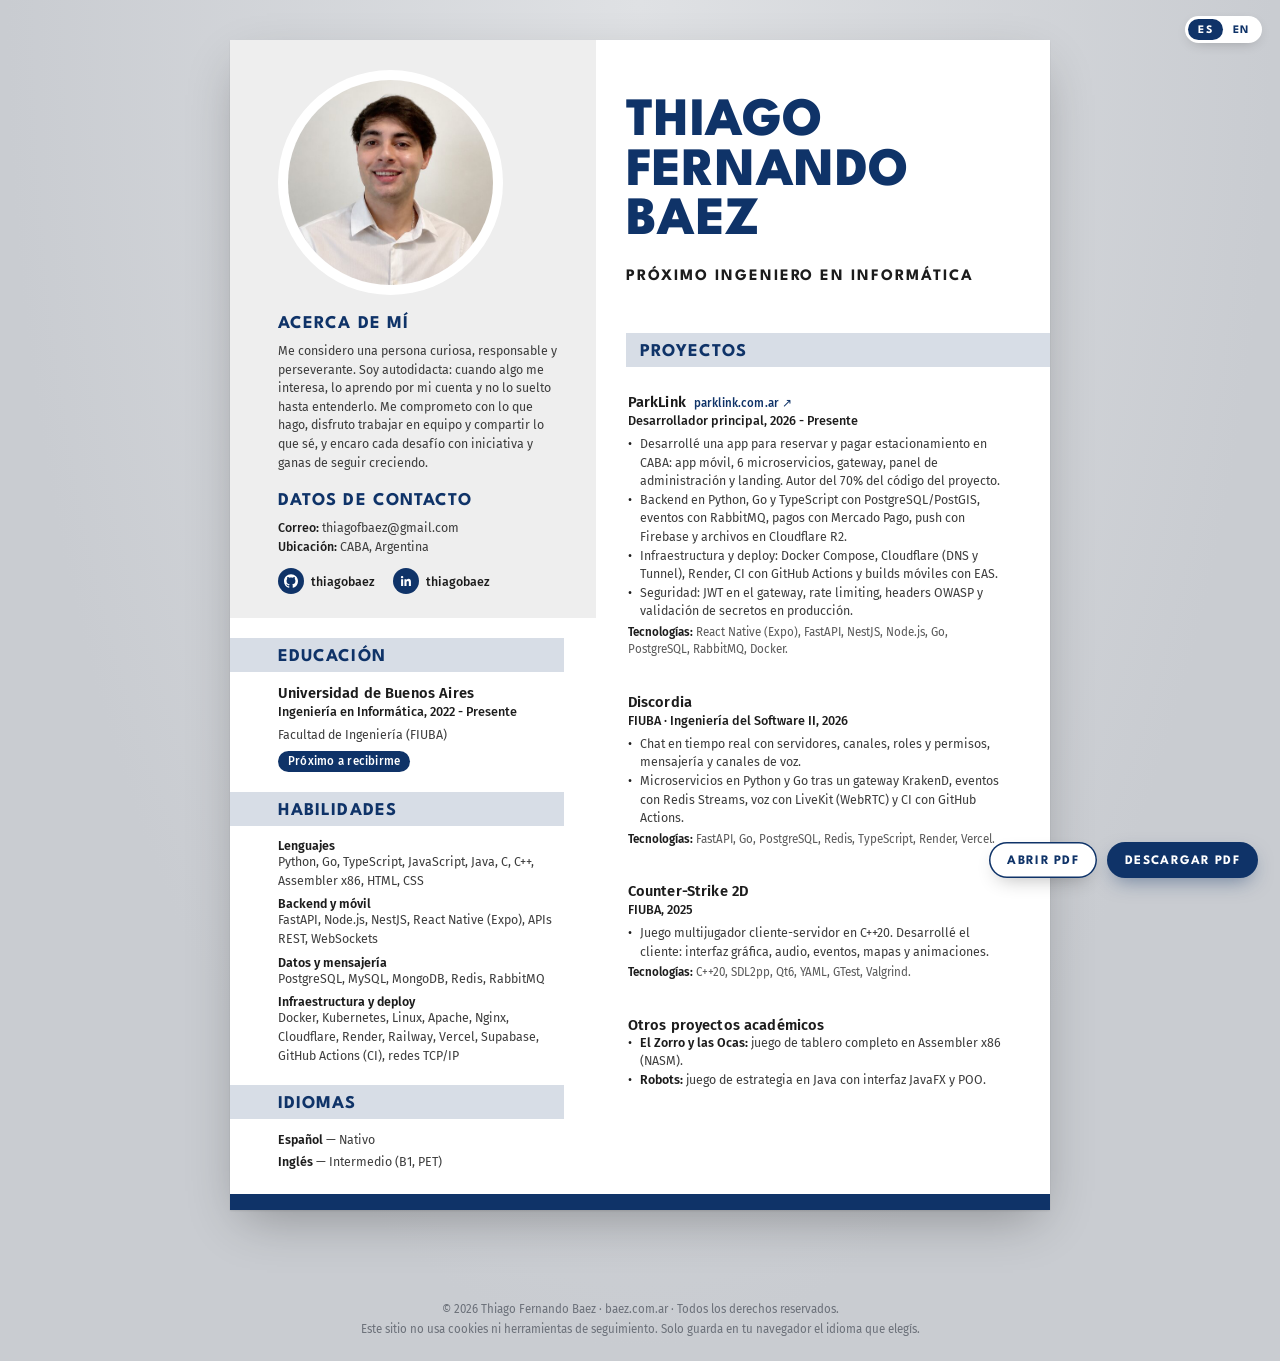
<file: index.html>
<!DOCTYPE html>
<html lang="es">
<head>
<meta charset="UTF-8">
<meta name="viewport" content="width=device-width, initial-scale=1.0">
<title>Thiago Fernando Baez — Currículum</title>
<meta name="description" content="Currículum de Thiago Fernando Baez, estudiante de Ingeniería en Informática en FIUBA.">
<link rel="icon" href="favicon.svg" type="image/svg+xml">
<link rel="icon" href="favicon-32.png" type="image/png" sizes="32x32">
<link rel="icon" href="favicon.ico" sizes="any">
<link rel="apple-touch-icon" href="apple-touch-icon.png">
<meta name="theme-color" content="#0f3368">
<link rel="preconnect" href="https://fonts.googleapis.com">
<link rel="preconnect" href="https://fonts.gstatic.com" crossorigin>
<link href="https://fonts.googleapis.com/css2?family=League+Spartan:wght@600;700;800&family=Fira+Sans:wght@400;500;600&display=swap" rel="stylesheet">
<link rel="stylesheet" href="styles.css">
</head>
<body>

<main class="sheet">


	<div class="left">
		<section class="side">
			<div class="photo"><img src="foto.jpg" alt="Thiago Fernando Baez" width="480" height="480"></div>

			<h2 class="r" style="animation-delay:.54s" data-i18n="about_h">Acerca de mí</h2>
			<p class="r" style="animation-delay:.6s" data-i18n="about">Me considero una persona curiosa, responsable y perseverante. Soy autodidacta: cuando algo me interesa, lo aprendo por mi cuenta y no lo suelto hasta entenderlo. Me comprometo con lo que hago, disfruto trabajar en equipo y compartir lo que sé, y encaro cada desafío con iniciativa y ganas de seguir creciendo.</p>

			<h2 class="r" style="animation-delay:.66s" data-i18n="contact_h">Datos de contacto</h2>
			<ul class="contact r" style="animation-delay:.72s">
				<li><span data-i18n="email">Correo:</span> <a href="mailto:thiagofbaez@gmail.com">thiagofbaez@gmail.com</a></li>
				<li><span data-i18n="loc">Ubicación:</span> CABA, Argentina</li>
			</ul>
			<div class="social r" style="animation-delay:.78s">
				<a href="https://github.com/thiagobaez" target="_blank" rel="noopener" aria-label="GitHub">
					<span class="ico"><svg viewBox="0 0 24 24" aria-hidden="true"><path d="M12 .297c-6.63 0-12 5.373-12 12 0 5.303 3.438 9.8 8.205 11.385.6.113.82-.258.82-.577 0-.285-.01-1.04-.015-2.04-3.338.724-4.042-1.61-4.042-1.61C4.422 18.07 3.633 17.7 3.633 17.7c-1.087-.744.084-.729.084-.729 1.205.084 1.838 1.236 1.838 1.236 1.07 1.835 2.809 1.305 3.495.998.108-.776.417-1.305.76-1.605-2.665-.3-5.466-1.332-5.466-5.93 0-1.31.465-2.38 1.235-3.22-.135-.303-.54-1.523.105-3.176 0 0 1.005-.322 3.3 1.23.96-.267 1.98-.399 3-.405 1.02.006 2.04.138 3 .405 2.28-1.552 3.285-1.23 3.285-1.23.645 1.653.24 2.873.12 3.176.765.84 1.23 1.91 1.23 3.22 0 4.61-2.805 5.625-5.475 5.92.42.36.81 1.096.81 2.22 0 1.606-.015 2.896-.015 3.286 0 .315.21.69.825.57C20.565 22.092 24 17.592 24 12.297c0-6.627-5.373-12-12-12"/></svg></span>
					<span>thiagobaez</span>
				</a>
				<a href="https://www.linkedin.com/in/thiagobaez" target="_blank" rel="noopener" aria-label="LinkedIn">
					<span class="ico"><svg viewBox="0 0 24 24" aria-hidden="true"><path d="M20.447 20.452h-3.554v-5.569c0-1.328-.027-3.037-1.852-3.037-1.853 0-2.136 1.445-2.136 2.939v5.667H9.351V9h3.414v1.561h.046c.477-.9 1.637-2.335 3.369-2.335 3.601 0 4.267 2.37 4.267 5.455v6.271zM5.337 7.433c-1.144 0-2.063-.926-2.063-2.065 0-1.138.92-2.063 2.063-2.063 1.14 0 2.064.925 2.064 2.063 0 1.139-.925 2.065-2.064 2.065zm1.782 13.019H3.555V9h3.564v11.452z"/></svg></span>
					<span>thiagobaez</span>
				</a>
			</div>
		</section>

		<div class="rest">
			<div class="band" style="animation-delay:.72s"><h2 data-i18n="edu_h">Educación</h2></div>
			<div class="block">
				<div class="entry r" style="animation-delay:.81s">
					<h3>Universidad de Buenos Aires</h3>
					<p class="meta" data-i18n="edu_meta">Ingeniería en Informática, 2022 - Presente</p>
					<p data-i18n="edu_fac">Facultad de Ingeniería (FIUBA)</p>
					<p class="grad" data-i18n="grad">Próximo a recibirme</p>
				</div>
			</div>

			<div class="band" style="animation-delay:.84s"><h2 data-i18n="skills_h">Habilidades</h2></div>
			<div class="block r" style="animation-delay:.93s">
				<div class="skill-row"><strong data-i18n="sk1">Lenguajes</strong><p>Python, Go, TypeScript, JavaScript, Java, C, C++, Assembler x86, HTML, CSS</p></div>
				<div class="skill-row"><strong data-i18n="sk2">Backend y móvil</strong><p data-i18n="sk2v">FastAPI, Node.js, NestJS, React Native (Expo), APIs REST, WebSockets</p></div>
				<div class="skill-row"><strong data-i18n="sk3">Datos y mensajería</strong><p>PostgreSQL, MySQL, MongoDB, Redis, RabbitMQ</p></div>
				<div class="skill-row"><strong data-i18n="sk4">Infraestructura y deploy</strong><p data-i18n="sk4v">Docker, Kubernetes, Linux, Apache, Nginx, Cloudflare, Render, Railway, Vercel, Supabase, GitHub Actions (CI), redes TCP/IP</p></div>
			</div>

			<div class="band" style="animation-delay:.96s"><h2 data-i18n="lang_h">Idiomas</h2></div>
			<div class="block r" style="animation-delay:1.02s">
				<div class="lang"><p data-i18n="es"><b style="color:var(--ink);font-weight:600">Español</b> — Nativo</p></div>
				<div class="lang"><p data-i18n="en"><b style="color:var(--ink);font-weight:600">Inglés</b> — Intermedio (B1, PET)</p></div>
			</div>
		</div>
	</div>

	<div class="right">
		<h1 class="name">
			<span><b>Thiago</b></span>
			<span><b>Fernando</b></span>
			<span><b>Baez</b></span>
		</h1>
		<p class="role" data-i18n="role">Próximo Ingeniero en Informática</p>

		<div class="band" style="animation-delay:.63s"><h2 data-i18n="proj_h">Proyectos</h2></div>

		<div class="entry r" style="animation-delay:.72s">
			<h3>ParkLink <a href="https://parklink.com.ar" target="_blank" rel="noopener">parklink.com.ar ↗</a></h3>
			<p class="meta" data-i18n="pl_meta">Desarrollador principal, 2026 - Presente</p>
			<ul>
				<li data-i18n="pl1">Desarrollé una app para reservar y pagar estacionamiento en CABA: app móvil, 6 microservicios, gateway, panel de administración y landing. Autor del 70% del código del proyecto.</li>
				<li data-i18n="pl2">Backend en Python, Go y TypeScript con PostgreSQL/PostGIS, eventos con RabbitMQ, pagos con Mercado Pago, push con Firebase y archivos en Cloudflare R2.</li>
				<li data-i18n="pl3">Infraestructura y deploy: Docker Compose, Cloudflare (DNS y Tunnel), Render, CI con GitHub Actions y builds móviles con EAS.</li>
				<li data-i18n="pl4">Seguridad: JWT en el gateway, rate limiting, headers OWASP y validación de secretos en producción.</li>
			</ul>
			<p class="tech" data-i18n="pl_tech"><b>Tecnologías:</b> React Native (Expo), FastAPI, NestJS, Node.js, Go, PostgreSQL, RabbitMQ, Docker.</p>
		</div>

		<div class="entry r" style="animation-delay:.81s">
			<h3>Discordia</h3>
			<p class="meta" data-i18n="dc_meta">FIUBA · Ingeniería del Software II, 2026</p>
			<ul>
				<li data-i18n="dc1">Chat en tiempo real con servidores, canales, roles y permisos, mensajería y canales de voz.</li>
				<li data-i18n="dc2">Microservicios en Python y Go tras un gateway KrakenD, eventos con Redis Streams, voz con LiveKit (WebRTC) y CI con GitHub Actions.</li>
			</ul>
			<p class="tech" data-i18n="dc_tech"><b>Tecnologías:</b> FastAPI, Go, PostgreSQL, Redis, TypeScript, Render, Vercel.</p>
		</div>

		<div class="entry r" style="animation-delay:.9s">
			<h3>Counter-Strike 2D</h3>
			<p class="meta">FIUBA, 2025</p>
			<ul>
				<li data-i18n="cs1">Juego multijugador cliente-servidor en C++20. Desarrollé el cliente: interfaz gráfica, audio, eventos, mapas y animaciones.</li>
			</ul>
			<p class="tech" data-i18n="cs_tech"><b>Tecnologías:</b> C++20, SDL2pp, Qt6, YAML, GTest, Valgrind.</p>
		</div>

		<div class="entry r" style="animation-delay:.99s">
			<h3 data-i18n="other_h">Otros proyectos académicos</h3>
			<ul>
				<li data-i18n="zorro"><b style="font-weight:600;color:var(--ink)">El Zorro y las Ocas:</b> juego de tablero completo en Assembler x86 (NASM).</li>
				<li data-i18n="robots"><b style="font-weight:600;color:var(--ink)">Robots:</b> juego de estrategia en Java con interfaz JavaFX y POO.</li>
			</ul>
		</div>
	</div>

</main>

<footer class="legal">
	<p>© <span class="year">2026</span> Thiago Fernando Baez · baez.com.ar · <span data-i18n="rights">Todos los derechos reservados.</span></p>
	<p data-i18n="privacy">Este sitio no usa cookies ni herramientas de seguimiento. Solo guarda en tu navegador el idioma que elegís.</p>
</footer>

<div class="lang-btn" role="group" aria-label="Idioma / Language">
	<button type="button" data-lang="es" aria-pressed="true">ES</button>
	<button type="button" data-lang="en" aria-pressed="false">EN</button>
</div>

<div class="actions">
	<a class="print ghost" href="Thiago-Baez-CV.pdf" target="_blank" rel="noopener" data-i18n="open">Abrir PDF</a>
	<a class="print" href="Thiago-Baez-CV.pdf" download data-i18n="print">Descargar PDF</a>
</div>


<script>
const EN = {
	about_h: 'About me',
	about: 'I consider myself a curious, responsible and persistent person. I am self-taught: when something interests me, I learn it on my own and don\'t let go until I understand it. I am committed to what I do, I enjoy working in a team and sharing what I know, and I take on every challenge with initiative and the drive to keep growing.',
	contact_h: 'Contact',
	email: 'Email:',
	loc: 'Location:',
	edu_h: 'Education',
	edu_meta: 'Computer Engineering, 2022 - Present',
	edu_fac: 'School of Engineering (FIUBA)',
	grad: 'About to graduate',
	skills_h: 'Skills',
	sk1: 'Languages',
	sk2: 'Backend & mobile',
	sk2v: 'FastAPI, Node.js, NestJS, React Native (Expo), REST APIs, WebSockets',
	sk3: 'Data & messaging',
	sk4: 'Infrastructure & deployment',
	sk4v: 'Docker, Kubernetes, Linux, Apache, Nginx, Cloudflare, Render, Railway, Vercel, Supabase, GitHub Actions (CI), TCP/IP networking',
	lang_h: 'Languages',
	es: '%BSpanish</b> — Native',
	en: '%BEnglish</b> — Intermediate (B1, PET)',
	role: 'Computer Engineer to be',
	proj_h: 'Projects',
	pl_meta: 'Lead developer, 2026 - Present',
	pl1: 'Built an app to book and pay for parking in Buenos Aires: mobile app, 6 microservices, gateway, admin dashboard and landing page. Author of 70% of the project code.',
	pl2: 'Backend in Python, Go and TypeScript with PostgreSQL/PostGIS, RabbitMQ events, Mercado Pago payments, Firebase push notifications and Cloudflare R2 storage.',
	pl3: 'Infrastructure & deployment: Docker Compose, Cloudflare (DNS and Tunnel), Render, CI with GitHub Actions and mobile builds with EAS.',
	pl4: 'Security: JWT at the gateway, rate limiting, OWASP headers and production secret validation.',
	pl_tech: '<b>Tech:</b> React Native (Expo), FastAPI, NestJS, Node.js, Go, PostgreSQL, RabbitMQ, Docker.',
	dc_meta: 'FIUBA · Software Engineering II, 2026',
	dc1: 'Real-time chat with servers, channels, roles and permissions, messaging and voice channels.',
	dc2: 'Python and Go microservices behind a KrakenD gateway, Redis Streams events, LiveKit (WebRTC) voice and CI with GitHub Actions.',
	dc_tech: '<b>Tech:</b> FastAPI, Go, PostgreSQL, Redis, TypeScript, Render, Vercel.',
	cs1: 'Client-server multiplayer game in C++20. I built the client: graphical interface, audio, input events, maps and animations.',
	cs_tech: '<b>Tech:</b> C++20, SDL2pp, Qt6, YAML, GTest, Valgrind.',
	other_h: 'Other academic projects',
	zorro: '%ZEl Zorro y las Ocas:</b> full board game written in x86 Assembly (NASM).',
	robots: '%ZRobots:</b> strategy game in Java with a JavaFX interface and OOP.',
	open: 'Open PDF',
	print: 'Download PDF',
	rights: 'All rights reserved.',
	privacy: 'This site does not use cookies or tracking tools. It only stores your chosen language in your browser.'
};

document.querySelector('.year').textContent = new Date().getFullYear();

const actions = document.querySelector('.actions');
new IntersectionObserver(([e]) => {
	actions.style.translate = e.isIntersecting ? `0 -${Math.round(e.intersectionRect.height)}px` : '';
}, { threshold: [...Array(21).keys()].map(i => i / 20) }).observe(document.querySelector('.legal'));

const nodes = document.querySelectorAll('[data-i18n]');
const ES = {};
nodes.forEach(n => { ES[n.dataset.i18n] = n.innerHTML; });

function setLang(lang, animate) {
	const dict = lang === 'en' ? EN : ES;
	const apply = () => {
		nodes.forEach(n => {
			const v = dict[n.dataset.i18n];
			if (v) n.innerHTML = v.replace('%B', B_TAG).replace('%Z', Z_TAG);
		});
		document.documentElement.lang = lang;
		document.title = lang === 'en' ? 'Thiago Fernando Baez — Résumé' : 'Thiago Fernando Baez — Currículum';
		document.querySelectorAll('.lang-btn button').forEach(b => b.setAttribute('aria-pressed', b.dataset.lang === lang));
		document.body.classList.remove('switching');
	};
	if (animate) {
		document.body.classList.add('switching');
		setTimeout(apply, 250);
	} else {
		apply();
	}
	document.querySelectorAll('.print').forEach(a => { a.href = lang === 'en' ? 'Thiago-Baez-CV-EN.pdf' : 'Thiago-Baez-CV.pdf'; });
	localStorage.setItem('lang', lang);
}

const B_TAG = '<b style="color:var(--ink);font-weight:600">';
const Z_TAG = '<b style="font-weight:600;color:var(--ink)">';

document.querySelectorAll('.lang-btn button').forEach(b => b.addEventListener('click', () => setLang(b.dataset.lang, true)));

const initial = new URLSearchParams(location.search).get('lang') || localStorage.getItem('lang');
if (initial === 'en') setLang('en', false);
</script>

</body>
</html>
</file>
<file: styles.css>
:root {
	--navy: #0f3368;
	--ink: #1c1c1c;
	--ink-soft: #3d3d3d;
	--side: #eeeeee;
	--band: #d7dde6;
	--desk: #c9ccd1;
	--paper: #ffffff;
	--head: 'League Spartan', sans-serif;
	--body: 'Fira Sans', sans-serif;
	--ease: cubic-bezier(.2, .7, .1, 1);
}

* { margin: 0; padding: 0; box-sizing: border-box; }

body {
	background: var(--desk);
	background-image: radial-gradient(ellipse at 50% 0%, #dfe1e4 0%, var(--desk) 70%);
	min-height: 100vh;
	padding: 40px 16px 0;
	display: flex;
	flex-direction: column;
	font-family: var(--body);
	color: var(--ink);
	-webkit-font-smoothing: antialiased;
}

a { color: inherit; text-decoration: none; }
a:hover { color: var(--navy); text-decoration: underline; text-underline-offset: 2px; }

.sheet {
	width: 820px;
	max-width: 100%;
	min-height: 1160px;
	margin: 0 auto;
	background: var(--paper);
	display: grid;
	grid-template-columns: 44.6% 1fr;
	position: relative;
	overflow: hidden;
	box-shadow: 0 1px 2px #0000001a, 0 18px 50px -12px #0000004d;
	animation: sheetIn .54s var(--ease) both;
}

.sheet::after {
	content: '';
	position: absolute;
	left: 0; right: 0; bottom: 0;
	height: 16px;
	background: var(--navy);
	transform-origin: left;
	animation: grow .6s var(--ease) .96s both;
}

.left { display: flex; flex-direction: column; }

.side {
	background: var(--side);
	padding: 30px 32px 24px 48px;
	transform-origin: top;
	animation: drop .48s var(--ease) .09s both;
}

.photo {
	width: 225px;
	max-width: 100%;
	aspect-ratio: 1;
	margin: 0 auto 0 0;
	border-radius: 50%;
	background: var(--paper);
	padding: 10px;
	animation: pop .54s var(--ease) .27s both;
}

.photo img {
	display: block;
	width: 100%;
	height: 100%;
	border-radius: 50%;
	object-fit: cover;
	object-position: 50% 30%;
	transition: transform .6s var(--ease);
}

.photo { overflow: hidden; }
.photo:hover img { transform: scale(1.04); }

.right { padding: 58px 36px 36px 30px; }

.name {
	font-family: var(--head);
	font-weight: 800;
	color: var(--navy);
	font-size: 54px;
	line-height: .92;
	text-transform: uppercase;
	letter-spacing: .01em;
}

.name span { display: block; overflow: hidden; }
.name span b { display: inline-block; font-weight: inherit; animation: rise .54s var(--ease) both; }
.name span:nth-child(1) b { animation-delay: .3s; }
.name span:nth-child(2) b { animation-delay: .36s; }
.name span:nth-child(3) b { animation-delay: .42s; }

.role {
	font-family: var(--head);
	font-weight: 700;
	font-size: 16px;
	letter-spacing: .12em;
	text-transform: uppercase;
	margin-top: 18px;
	color: var(--ink);
	animation: fade .48s var(--ease) .57s both;
}

h2 {
	font-family: var(--head);
	font-weight: 700;
	color: var(--navy);
	font-size: 18px;
	letter-spacing: .06em;
	text-transform: uppercase;
	margin-bottom: 10px;
}

.side h2 { margin-top: 20px; }

.band {
	position: relative;
	padding: 10px 0 7px;
	margin-bottom: 12px;
}

.band::before {
	content: '';
	position: absolute;
	inset: 0;
	background: var(--band);
	transform: scaleX(0);
	animation: grow .42s var(--ease) both;
	animation-delay: inherit;
	z-index: 0;
}

.band h2 { position: relative; margin: 0; z-index: 1; }

.left .band { margin-left: 0; padding-left: 48px; margin-top: 20px; }
.left .band::before { transform-origin: left; }
.right .band { margin: 44px -36px 20px 0; padding-left: 14px; }
.right .band::before { transform-origin: right; }

.left .rest { padding: 0 32px 36px 0; }
.left .rest .block { padding-left: 48px; }

p, li { font-size: 12.4px; line-height: 1.5; color: var(--ink-soft); }

.contact { list-style: none; }
.contact li span { color: var(--ink); font-weight: 500; }

.social {
	display: flex;
	gap: 18px;
	margin-top: 12px;
}

.social a {
	display: flex;
	align-items: center;
	gap: 7px;
	font-size: 12.4px;
	font-weight: 500;
	color: var(--ink);
}

.social a:hover { text-decoration: none; color: var(--navy); }

.social .ico {
	width: 26px;
	height: 26px;
	border-radius: 50%;
	background: var(--navy);
	display: grid;
	place-items: center;
	transition: transform .3s var(--ease), box-shadow .3s;
}

.social .ico svg { width: 14px; height: 14px; fill: var(--paper); }

.social a:hover .ico { transform: translateY(-2px) rotate(-6deg); box-shadow: 0 6px 12px -4px #0f336880; }

.entry { margin-bottom: 22px; }

.grad {
	display: inline-block;
	margin-top: 6px;
	padding: 2px 10px;
	border-radius: 999px;
	background: var(--navy);
	color: var(--paper);
	font-size: 11.5px;
	font-weight: 500;
	letter-spacing: .02em;
}
.entry:last-child { margin-bottom: 0; }

.entry h3 {
	font-family: var(--body);
	font-weight: 600;
	font-size: 14.6px;
	color: var(--ink);
	letter-spacing: .01em;
	display: flex;
	align-items: baseline;
	gap: 8px;
}

.entry h3 a { color: var(--navy); font-size: 11.5px; font-weight: 500; }

.entry .meta {
	font-weight: 500;
	font-size: 12.6px;
	color: var(--ink);
	margin: 1px 0 4px;
}

.entry ul { list-style: none; }
.entry li { padding-left: 12px; position: relative; }
.entry li::before { content: '•'; position: absolute; left: 0; color: var(--ink); }

.tech { font-size: 11.6px; margin-top: 3px; color: #5a5a5a; }
.tech b { font-weight: 600; color: var(--ink); }

.right .entry {
	padding: 6px 10px;
	margin-left: -10px;
	border-left: 2px solid transparent;
	transition: border-color .3s, background .3s;
}

.right .entry:hover { border-left-color: var(--navy); background: #f6f8fb; }

.skill-row { margin-bottom: 6px; }
.skill-row strong { display: block; font-weight: 600; font-size: 12.4px; color: var(--ink); }

.lang { display: flex; justify-content: space-between; align-items: center; margin-bottom: 3px; }

.r { animation: up .42s var(--ease) both; }

.actions {
	position: fixed;
	right: 22px;
	bottom: 22px;
	display: flex;
	gap: 10px;
	transition: translate .2s ease-out;
	animation: up .36s var(--ease) 1.2s both;
}

.print {
	font-family: var(--head);
	font-weight: 700;
	font-size: 13px;
	letter-spacing: .1em;
	text-transform: uppercase;
	color: var(--paper);
	background: var(--navy);
	border: none;
	padding: 13px 18px 11px;
	border-radius: 999px;
	cursor: pointer;
	box-shadow: 0 8px 20px -6px #0f336880;
	transition: transform .25s var(--ease);
}

.print:hover { transform: translateY(-2px); color: var(--paper); text-decoration: none; }

.print.ghost {
	background: var(--paper);
	color: var(--navy);
	box-shadow: 0 8px 20px -8px #0000004d, inset 0 0 0 1.5px var(--navy);
}

.print.ghost:hover { color: var(--navy); }

.lang-btn {
	position: fixed;
	top: 16px;
	right: 18px;
	z-index: 10;
	display: flex;
	padding: 3px;
	background: var(--paper);
	border-radius: 999px;
	box-shadow: 0 4px 14px -6px #0000004d;
	animation: up .36s var(--ease) 1.2s both;
}

.lang-btn button {
	font-family: var(--head);
	font-weight: 700;
	font-size: 11.5px;
	letter-spacing: .1em;
	border: none;
	background: none;
	color: var(--navy);
	padding: 6px 10px 4px;
	border-radius: 999px;
	cursor: pointer;
	transition: background .25s, color .25s;
}

.lang-btn button[aria-pressed="true"] { background: var(--navy); color: var(--paper); }

[data-i18n] { transition: opacity .25s; }
.switching [data-i18n] { opacity: 0; }

@keyframes sheetIn { from { opacity: 0; transform: translateY(30px) scale(.985); } to { opacity: 1; transform: none; } }
@keyframes drop { from { transform: scaleY(0); } to { transform: scaleY(1); } }
@keyframes grow { from { transform: scaleX(0); } to { transform: scaleX(1); } }
@keyframes pop { from { opacity: 0; transform: scale(.6); } to { opacity: 1; transform: scale(1); } }
@keyframes rise { from { transform: translateY(110%); } to { transform: translateY(0); } }
@keyframes fade { from { opacity: 0; } to { opacity: 1; } }
@keyframes up { from { opacity: 0; transform: translateY(14px); } to { opacity: 1; transform: none; } }

.legal {
	max-width: 820px;
	margin: auto auto 0;
	padding: 90px 0 22px;
	text-align: center;
	font-size: 11.5px;
	line-height: 1.7;
	color: #6b7079;
}

.legal p { font-size: inherit; color: inherit; line-height: inherit; }

@media (prefers-reduced-motion: reduce) {
	*, *::before, *::after { animation: none !important; transition: none !important; }
	.band::before { transform: none; }
}

@media screen and (max-width: 760px) {
	body { padding: 0; }
	.legal { padding: 70px 20px 22px; }
	.sheet { grid-template-columns: 1fr; min-height: 0; }
	.side { padding: 32px 24px; }
	.photo { margin: 0 auto; width: 220px; }
	.right { order: -1; padding: 40px 24px 10px; }
	.name { font-size: 52px; }
	.right .band { margin-right: -24px; margin-top: 34px; }
	.left .band { padding-left: 24px; }
	.left .rest { padding-right: 24px; }
	.left .rest .block { padding-left: 24px; }
	.left { order: 0; }
	.side { order: 0; }
}

@media print {
	@page { size: A4; margin: 0; }
	body { background: none; padding: 0; display: block; }
	.actions, .lang-btn, .legal { display: none; }
	.sheet { width: 820px; min-height: 1160px; height: 1160px; box-shadow: none; zoom: .968; }
	*, *::before, *::after { animation: none !important; }
	.band::before { transform: none; }
	.right .entry:hover { background: none; border-left-color: transparent; }
	* { -webkit-print-color-adjust: exact; print-color-adjust: exact; }
}

.lost {
	min-height: calc(100vh - 80px);
	display: flex;
	flex-direction: column;
	justify-content: center;
	max-width: 520px;
	margin: 0 auto;
	padding: 0 8px 8vh;
}

.lost h1 {
	font-family: var(--head);
	font-weight: 700;
	font-size: 30px;
	color: var(--navy);
	line-height: 1.1;
}

.lost p { font-size: 15px; margin-top: 10px; }

.lost a { color: var(--navy); font-weight: 500; text-decoration: underline; text-underline-offset: 3px; }
</file>
